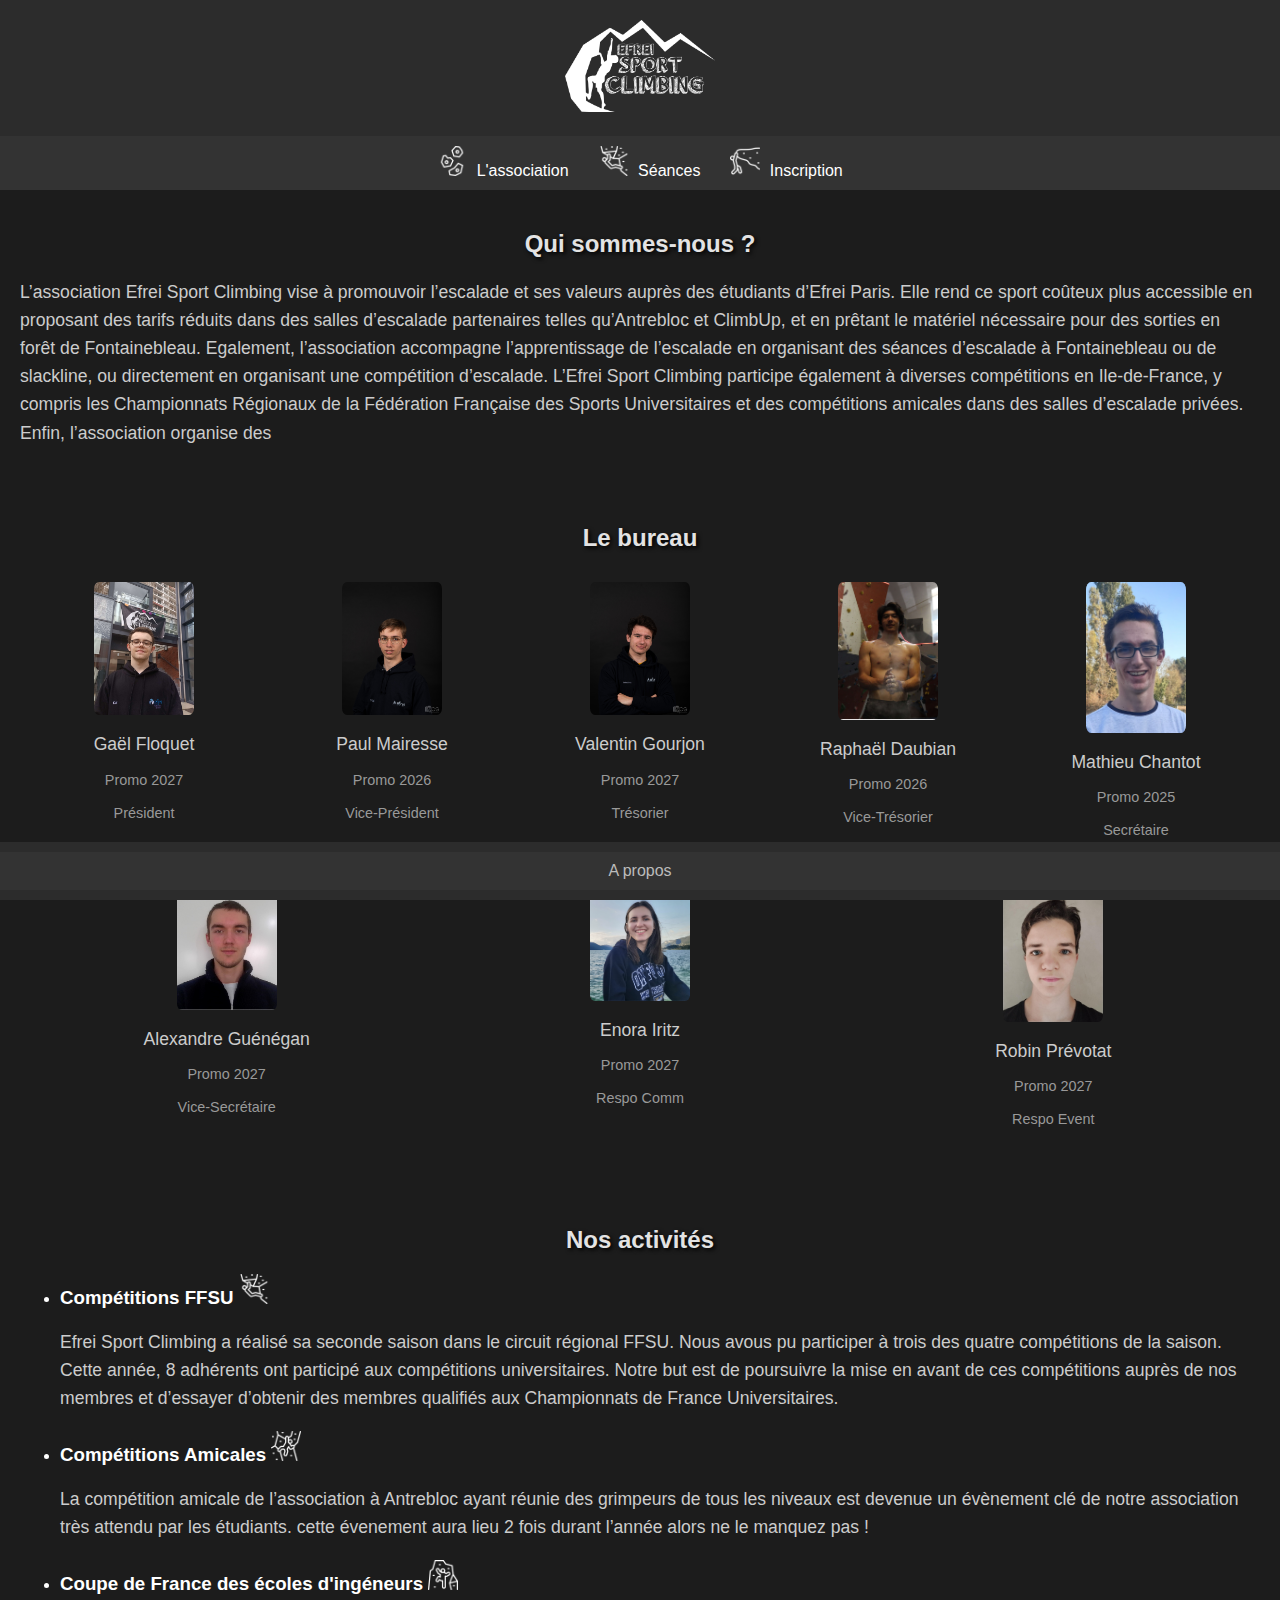
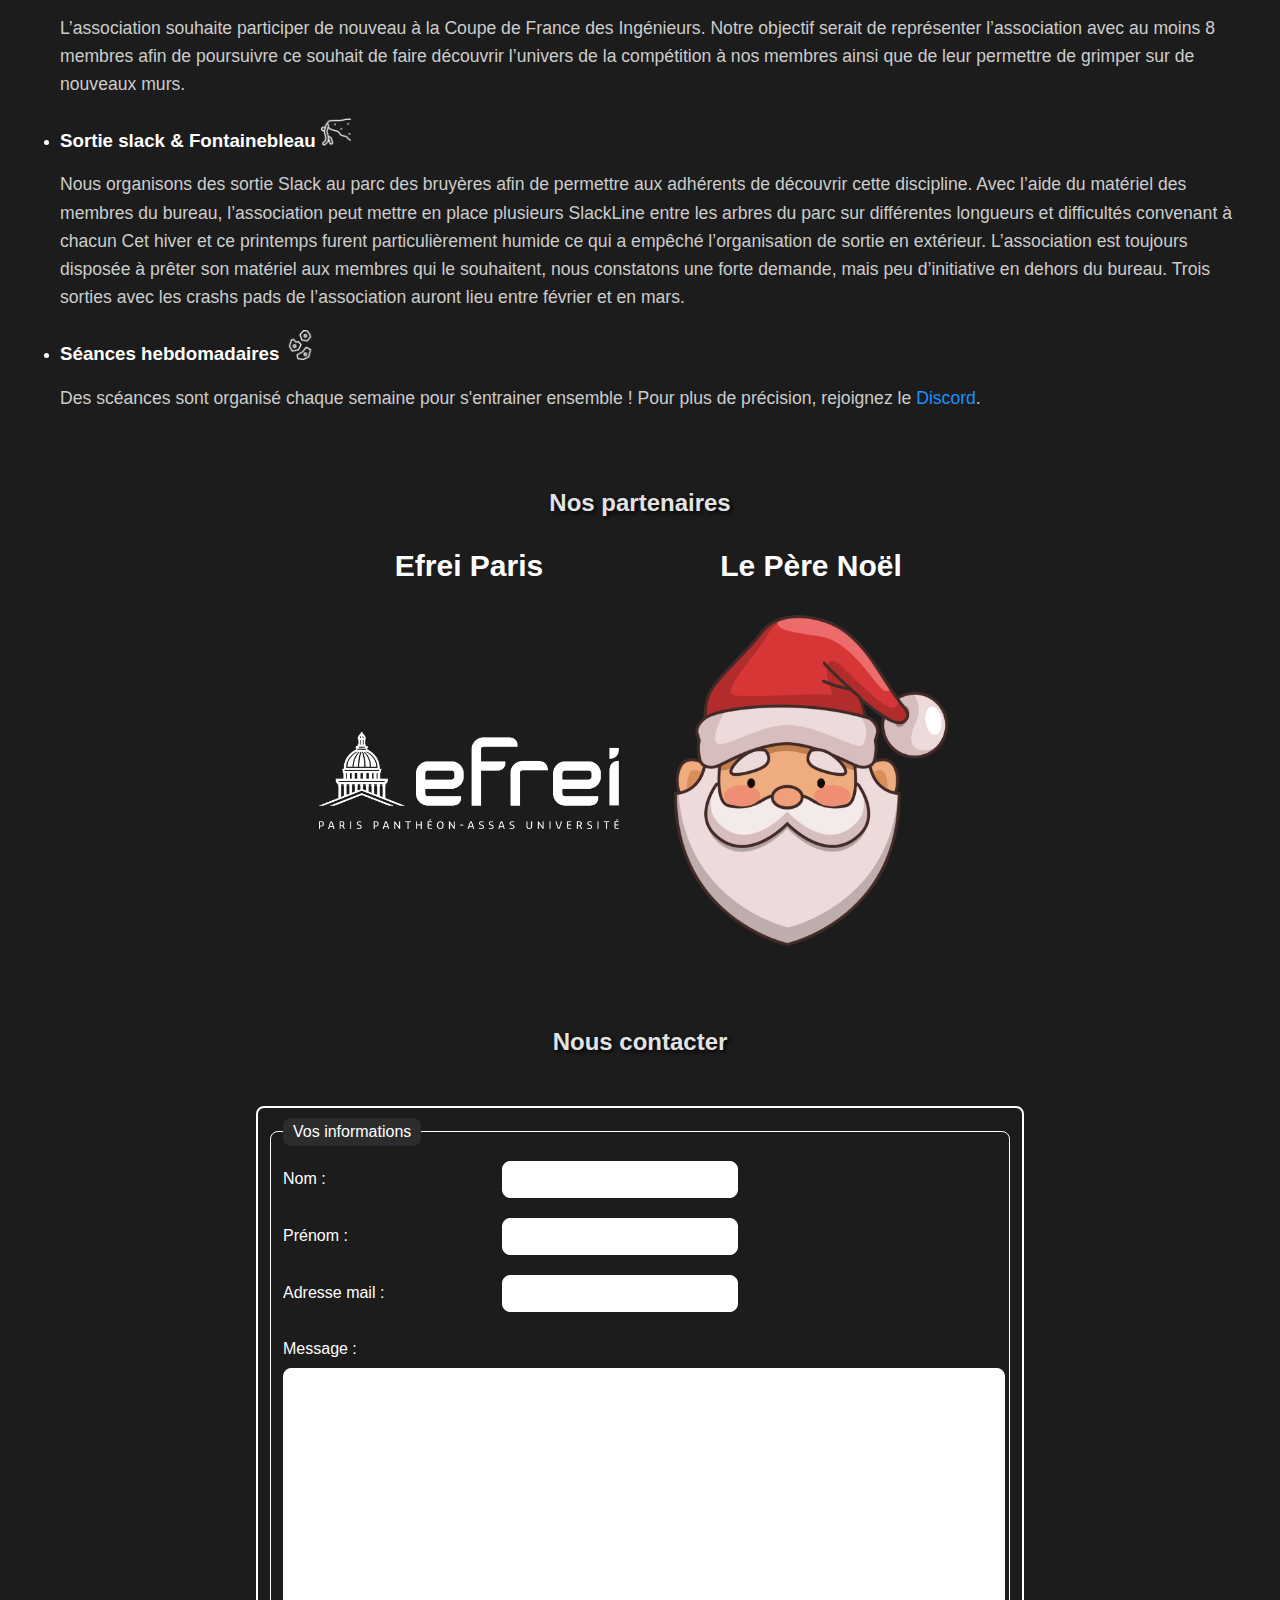
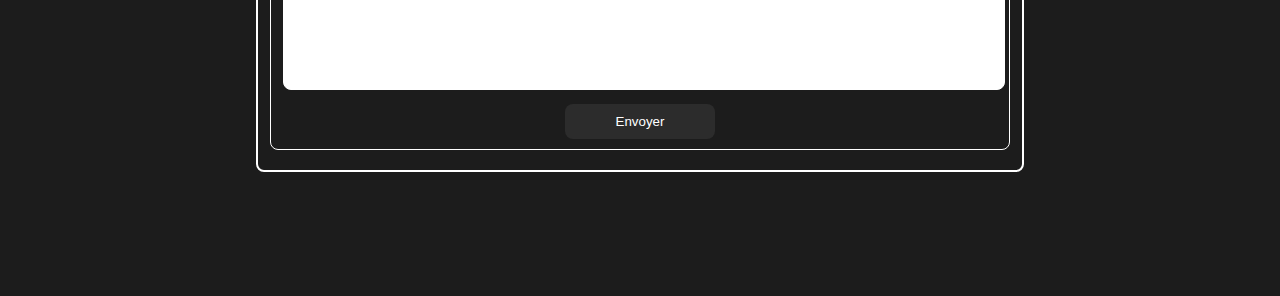
<file: html/index.html>
<!DOCTYPE html>
<html lang="fr">

<head>
    <meta charset="UTF-8">
    <meta name="viewport" content="width=device-width, initial-scale=1.0">
    <title>Efrei Sport Climbing</title>
    <link rel="stylesheet" href="../css/style.css">
    <script src="../js/script.js"></script>

    <!-- favicons -->
    <link rel="apple-touch-icon" sizes="180x180" href="../img/favicon/apple-touch-icon.png">
    <link rel="icon" type="image/png" sizes="32x32" href="../img/favicon/favicon-32x32.png">
    <link rel="icon" type="image/png" sizes="16x16" href="../img/favicon/favicon-16x16.png">
    <link rel="manifest" href="../img/favicon/site.webmanifest">

</head>

<body>
    <header>
        <img src="../img/logos/LogoRectNoBG.png" alt="Logo Efrei Sport Climbing" width="1000" height="614" class="logo">
    </header>
    <nav>
        <ol class="postit">
            <li class="postit-item" onclick="window.location.href = 'index.html'">
                <img src="../img/icons/prises-descalade.png" alt="icon prises d'escalade" class="icon">
                L'association
                <ul>
                    <li onclick="window.location.href = 'index.html#presentation'">Qui sommes-nous ?</li>
                    <li onclick="window.location.href = 'index.html#bureau'">Le Bureau</li>
                    <li onclick="window.location.href = 'index.html#activites'">Activités</li>
                    <li onclick="window.location.href = 'index.html#partenaires'">Partenaires</li>
                    <li onclick="window.location.href = 'index.html#contact'">Contact</li>
                </ul>
            </li>
            <li class="postit-item" onclick="window.location.href = 'seance.html'">
                <img src="../img/icons/escalade.png" alt="icon escalade" class="icon">
                Séances
                <ul>
                    <li>Agenda</li>
                    <li>Inscription</li>
                    <li>Evènements</li>
                </ul>
            </li>
            <li class="postit-item" onclick="window.location.href='inscription.html'">
                <img src="../img/icons/escalade (3).png" alt="icon escalade 2" class="icon">
                Inscription
            </li>
        </ol>
    </nav>
    <div class="main">
        <img src="../img/icons/prises-descalade.png" alt="prise d'escalade tombante" class="falling-image icon">
        <img src="../img/icons/prises-descalade.png" alt="prise d'escalade tombante" class="falling-image icon">
        <img src="../img/icons/prises-descalade.png" alt="prise d'escalade tombante" class="falling-image icon">
        <img src="../img/icons/prises-descalade.png" alt="prise d'escalade tombante" class="falling-image icon">
        <img src="../img/icons/prises-descalade.png" alt="prise d'escalade tombante" class="falling-image icon">
        <img src="../img/icons/prises-descalade.png" alt="prise d'escalade tombante" class="falling-image icon">
        <img src="../img/icons/prises-descalade.png" alt="prise d'escalade tombante" class="falling-image icon">
        <img src="../img/icons/prises-descalade.png" alt="prise d'escalade tombante" class="falling-image icon">
        <img src="../img/icons/prises-descalade.png" alt="prise d'escalade tombante" class="falling-image icon">
        <img src="../img/icons/prises-descalade.png" alt="prise d'escalade tombante" class="falling-image icon">
        <img src="../img/icons/prises-descalade.png" alt="prise d'escalade tombante" class="falling-image icon">
        <img src="../img/icons/prises-descalade.png" alt="prise d'escalade tombante" class="falling-image icon">
        <section id="presentation">
            <h2>Qui sommes-nous ?</h2>
            <p>
                L’association Efrei Sport Climbing vise à promouvoir l’escalade et ses valeurs auprès des étudiants
                d’Efrei Paris. Elle rend ce sport coûteux plus accessible en proposant des tarifs réduits dans des
                salles
                d’escalade partenaires telles qu’Antrebloc et ClimbUp, et en prêtant le matériel nécessaire pour des
                sorties en forêt de Fontainebleau. Egalement, l’association accompagne l’apprentissage de l’escalade
                en organisant des séances d’escalade à Fontainebleau ou de slackline, ou directement en organisant
                une compétition d’escalade. L’Efrei Sport Climbing participe également à diverses compétitions en
                Ile-de-France, y compris les Championnats Régionaux de la Fédération Française des Sports Universitaires
                et des compétitions amicales dans des salles d’escalade privées. Enfin, l’association organise des
            </p>
        </section>
        <section id="bureau">
            <h2>Le bureau</h2>
            <div class="bureau-elt">
                <img src="../img/photos bureau/Bureau-Gael.jpg" alt="Photo du président" class="bureau-photo">
                <p>Gaël Floquet</p>
                <p class="promo">Promo 2027</p>
                <p class="role">Président</p>
            </div>
            <div class="bureau-elt">
                <img src="../img/photos bureau/Bureau-Paul.jpg" alt="Photo Vice-Président" class="bureau-photo">
                <p>Paul Mairesse</p>
                <p class="promo">Promo 2026</p>
                <p class="role">Vice-Président</p>
            </div>
            <div class="bureau-elt">
                <img src="../img/photos bureau/Bureau-Val.jpg" alt="Photo Trésorier" class="bureau-photo">
                <p>Valentin Gourjon</p>
                <p class="promo">Promo 2027</p>
                <p class="role"> Trésorier</p>
            </div>
            <div class="bureau-elt">
                <img src="../img/photos bureau/Bureau-Raph.jpg" alt="Photo Vice-Trésorier" class="bureau-photo">
                <p>Raphaël Daubian</p>
                <p class="promo">Promo 2026</p>
                <p class="role">Vice-Trésorier</p>
            </div>
            <div class="bureau-elt">
                <img src="../img/photos bureau/Bureau-Mathieu.png" alt="Photo Secrétaire" class="bureau-photo">
                <p>Mathieu Chantot</p>
                <p class="promo">Promo 2025</p>
                <p class="role">Secrétaire</p>
            </div>
            <div class="bureau-elt">
                <img src="../img/photos bureau/Bureau-Alexandre.jpg" alt="Photo Vice-Secrétaire" class="bureau-photo">
                <p>Alexandre Guénégan</p>
                <p class="promo">Promo 2027</p>
                <p class="role">Vice-Secrétaire</p>
            </div>
            <div class="bureau-elt">
                <img src="../img/photos bureau/Bureau-Enora.jpg" alt="Photo Respo Comm" class="bureau-photo">
                <p>Enora Iritz</p>
                <p class="promo">Promo 2027</p>
                <p class="role">Respo Comm</p>
            </div>
            <div class="bureau-elt">
                <img src="../img/photos bureau/Bureau-Robin.jpg" alt="Photo Respo Event" class="bureau-photo">
                <p>Robin Prévotat</p>
                <p class="promo">Promo 2027</p>
                <p class="role">Respo Event</p>
            </div>
        </section>
        <section id="activites">
            <h2>Nos activités</h2>
            <ul>
                <li>
                    <h3>Compétitions FFSU
                        <img src="../img/icons/escalade.png" alt="icon escalade" class="icon">
                    </h3>
                    <p>Efrei Sport Climbing a réalisé sa seconde saison dans le circuit régional FFSU. Nous avous pu
                        participer à trois des quatre
                        compétitions de la saison. Cette année, 8 adhérents ont participé aux compétitions
                        universitaires. Notre but est
                        de poursuivre la mise en avant de ces compétitions auprès de nos membres et d’essayer d’obtenir
                        des membres qualifiés
                        aux Championnats de France Universitaires.</p>
                </li>
                <li>
                    <h3>
                        Compétitions Amicales
                        <img src="../img/icons/escalade (1).png" alt="icon escalade" class="icon">

                    </h3>
                    <p>La compétition amicale de l’association à Antrebloc ayant réunie des grimpeurs de tous les
                        niveaux
                        est devenue un évènement clé de notre association très attendu par les étudiants. cette
                        évenement aura lieu
                        2 fois durant l’année alors ne le manquez pas !</p>
                </li>
                <li>
                    <h3>Coupe de France des écoles d'ingéneurs
                        <img src="../img/icons/escalade (2).png" alt="icon escalade" class="icon">

                    </h3>
                    <p>L’association souhaite participer de nouveau à la Coupe de France des Ingénieurs.
                        Notre objectif serait de représenter l’association avec au moins 8 membres afin de
                        poursuivre ce souhait de faire découvrir l’univers de la compétition à nos membres ainsi que de
                        leur
                        permettre de grimper sur de nouveaux murs.</p>
                </li>
                <li>
                    <h3>Sortie slack & Fontainebleau
                        <img src="../img/icons/escalade (3).png" alt="icon escalade" class="icon">
                    </h3>
                    <p>Nous organisons des sortie Slack au parc des bruyères afin de permettre aux adhérents de
                        découvrir cette discipline. Avec l’aide du matériel des membres
                        du bureau, l’association peut mettre en place plusieurs SlackLine entre les arbres du parc sur
                        différentes longueurs et difficultés convenant à chacun
                        Cet hiver et ce printemps furent particulièrement humide ce qui a empêché l’organisation de
                        sortie en extérieur.
                        L’association est toujours disposée à prêter son matériel aux membres qui le souhaitent, nous
                        constatons une forte demande, mais peu d’initiative en dehors du bureau.
                        Trois sorties avec les crashs pads de l’association auront lieu entre février et en mars.
                    </p>
                </li>
                <li>
                    <h3>Séances hebdomadaires
                        <img src="../img/icons/prises-descalade.png" alt="icon escalade" class="icon">
                    </h3>
                    <p>Des scéances sont organisé chaque semaine pour s'entrainer ensemble ! Pour plus de précision,
                        rejoignez le <a href="http://discord.gg/DTQXjCUFTX">Discord</a>.</p>
                </li>
            </ul>
        </section>
        <section id="partenaires">
            <h2>Nos partenaires</h2>
            <div class="table-container">
                <table>
                    <caption></caption>
                    <thead>
                        <tr>
                            <th>Efrei Paris</th>
                            <th>Le Père Noël</th>
                        </tr>
                    </thead>
                    <tbody>
                        <tr>
                            <td><img src="../img/partenaires/LOGO_EFREI-PRINT_blanc_png.png" alt="PereNoel"
                                    class="partenaire-photo"></td>
                            <td><img src="../img/partenaires/pere noel.png" alt="PereNoel" class="partenaire-photo">
                            </td>
                        </tr>
                    </tbody>
                </table>
            </div>
        </section>
        <section id="contact">
            <h2>Nous contacter</h2>
            <form action="https://formspree.io/f/myyraoaa" method="post">
                <fieldset>
                    <legend>Vos informations</legend>
                    <label for="nom">Nom :</label>
                    <input type="text" id="nom" name="nom" required><br>

                    <label for="prenom">Prénom :</label>
                    <input type="text" id="prenom" name="prenom" required><br>

                    <label for="email">Adresse mail :</label>
                    <input type="email" id="email" name="email" required><br><br>

                    <label for="message">Message :</label><br>
                    <textarea id="message" name="message" rows="4" cols="50" wrap="soft" required></textarea>
                    <button type="submit">Envoyer</button>
                </fieldset>
            </form>
        </section>
    </div>

    <br />
    <br />
    <br />
    <footer>
        <nav>
            <ul>
                <a href="apropos.html">A propos</a>
            </ul>
        </nav>
    </footer>
</body>
</body>

</html>
</file>
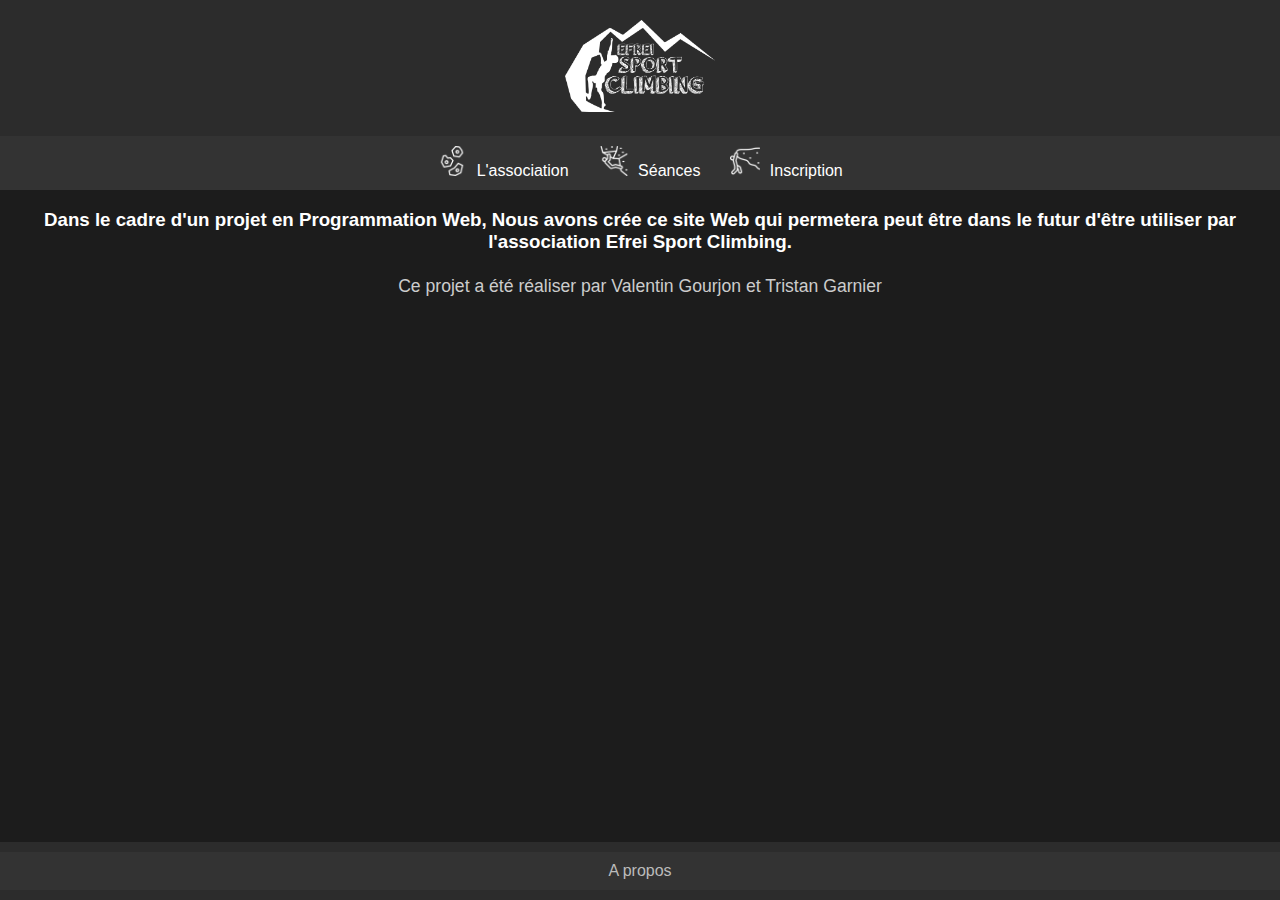
<file: html/Apropos.html>
<!DOCTYPE html>
<html lang="fr">
<head>
    <meta charset="UTF-8">
    <meta name="viewport" content="width=device-width, initial-scale=1.0">
    <title>A propos</title>
    <link rel="stylesheet" href="../css/style.css">
    <script src="../js/script.js"></script>

    <!-- favicons -->
    <link rel="apple-touch-icon" sizes="180x180" href="../img/favicon/apple-touch-icon.png">
    <link rel="icon" type="image/png" sizes="32x32" href="../img/favicon/favicon-32x32.png">
    <link rel="icon" type="image/png" sizes="16x16" href="../img/favicon/favicon-16x16.png">
    <link rel="manifest" href="../img/favicon/site.webmanifest">
    
</head>
<body>
    <header>
        <img src="../img/logos/LogoRectNoBG.png" alt="Logo Efrei Sport Climbing" width="1000" height="614" class="logo">
    </header>
    <nav>
        <ol class="postit">
            <li class="postit-item" onclick="window.location.href = 'index.html'">
                <img src="../img/icons/prises-descalade.png" alt="icon prises d'escalade" class="icon">
                L'association
                <ul>
                    <li onclick="window.location.href = 'index.html#presentation'">Qui sommes-nous ?</li>
                    <li onclick="window.location.href = 'index.html#bureau'">Le Bureau</li>
                    <li onclick="window.location.href = 'index.html#activites'">Activités</li>
                    <li onclick="window.location.href = 'index.html#partenaires'">Partenaires</li>
                    <li onclick="window.location.href = 'index.html#contact'">Contact</li>
                </ul>
            </li>
            <li class="postit-item" onclick="window.location.href = 'seance.html'">
                <img src="../img/icons/escalade.png" alt="icon escalade" class="icon">
                Séances
                <ul>
                    <li>Agenda</li>
                    <li>Inscription</li>
                    <li>Evènements</li>
                </ul>
            </li>
            <li class="postit-item" onclick="window.location.href='inscription.html'">
                <img src="../img/icons/escalade (3).png" alt="icon escalade 2" class="icon">
                Inscription
            </li>
        </ol>
    </nav>
    <h3 style="text-align: center;">Dans le cadre d'un projet en Programmation Web, Nous avons crée ce site Web qui permetera peut être dans le futur d'être utiliser par l'association Efrei Sport Climbing.</h3>
    <p style="text-align: center;">Ce projet a été réaliser par Valentin Gourjon et Tristan Garnier</p>
    <footer>
        <nav>
            <ul>
                <li><a href="apropos.html">A propos</a></li>
            </ul>
        </nav>
    </footer>
</body>
</html>
</file>
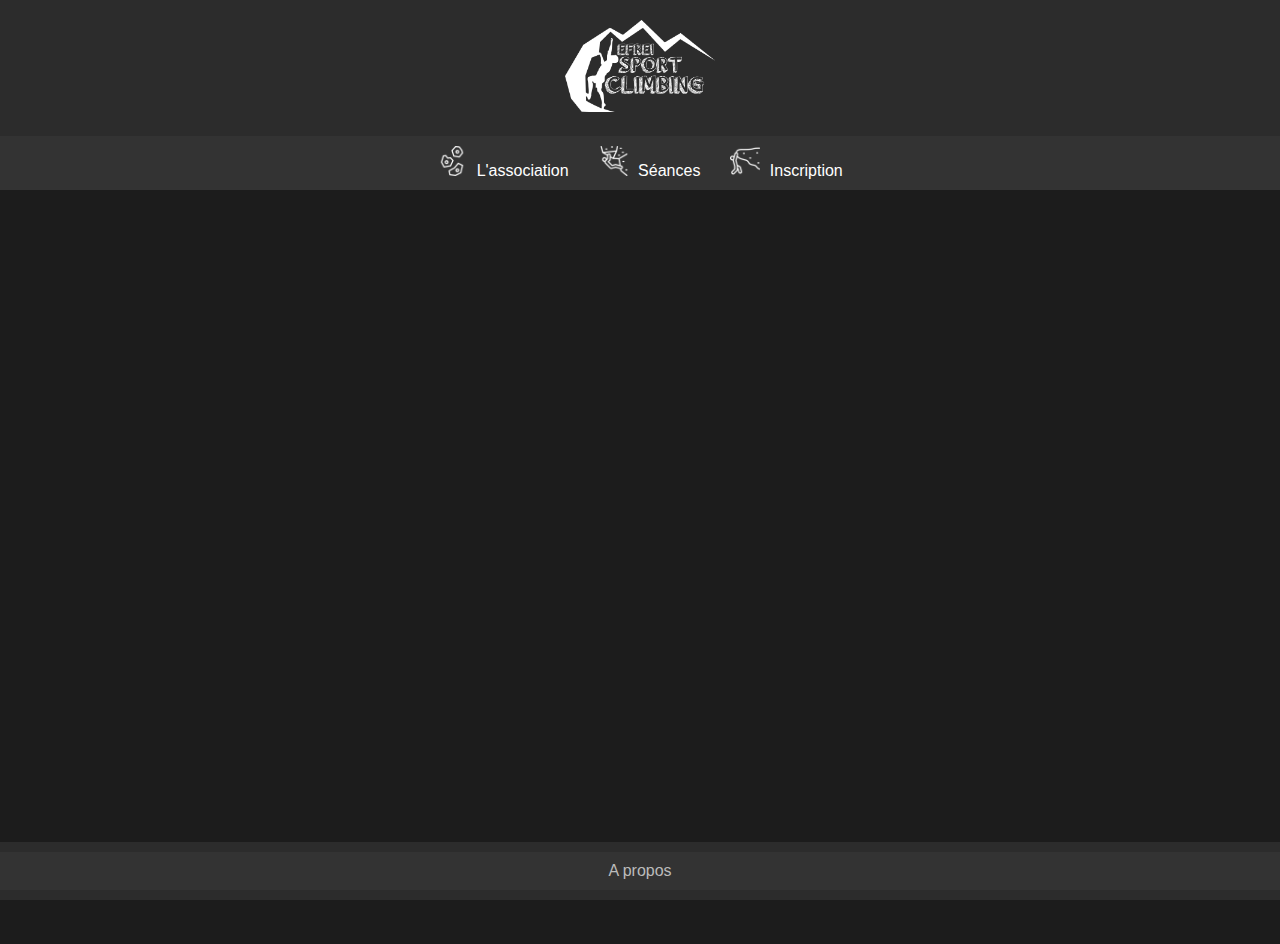
<file: html/inscription.html>
<!DOCTYPE html>
<html lang="fr">
<head>
    <meta charset="UTF-8">
    <meta name="viewport" content="width=device-width, initial-scale=1.0">
    <title>Efrei Sport Climbing</title>
    <link rel="stylesheet" href="../css/style.css">
    <script src="../js/script.js"></script>

    <!-- favicons -->
    <link rel="apple-touch-icon" sizes="180x180" href="../img/favicon/apple-touch-icon.png">
    <link rel="icon" type="image/png" sizes="32x32" href="../img/favicon/favicon-32x32.png">
    <link rel="icon" type="image/png" sizes="16x16" href="../img/favicon/favicon-16x16.png">
    <link rel="manifest" href="../img/favicon/site.webmanifest">
    
</head>
<body>
    <header>
        <img src="../img/logos/LogoRectNoBG.png" alt="Logo Efrei Sport Climbing" width="1000" height="614" class="logo">
    </header>
    <nav>
        <ol class="postit">
            <li class="postit-item" onclick="window.location.href = 'index.html'">
                <img src="../img/icons/prises-descalade.png" alt="icon prises d'escalade" class="icon">
                L'association
                <ul>
                    <li onclick="window.location.href = 'index.html#presentation'">Qui sommes-nous ?</li>
                    <li onclick="window.location.href = 'index.html#bureau'">Le Bureau</li>
                    <li onclick="window.location.href = 'index.html#activites'">Activités</li>
                    <li onclick="window.location.href = 'index.html#partenaires'">Partenaires</li>
                    <li onclick="window.location.href = 'index.html#contact'">Contact</li>
                </ul>
            </li>
            <li class="postit-item" onclick="window.location.href = 'seance.html'">
                <img src="../img/icons/escalade.png" alt="icon escalade" class="icon">
                Séances
                <ul>
                    <li>Agenda</li>
                    <li>Inscription</li>
                    <li>Evènements</li>
                </ul>
            </li>
            <li class="postit-item" onclick="window.location.href='inscription.html'">
                <img src="../img/icons/escalade (3).png" alt="icon escalade 2" class="icon">
                Inscription
            </li>
        </ol>
    </nav>
    <iframe id="haWidget" allowtransparency="true" scrolling="auto" src="https://www.helloasso.com/associations/efrei-sport-climbing/adhesions/adhesion-efrei-sport-climbing-2023-2024/widget" style="width: 100%; height: 750px; border: none;"></iframe>
    <footer>
        <nav>
            <ul>
                <li><a href="apropos.html">A propos</a></li>
            </ul>
        </nav>
    </footer>
</body>
</html>
</file>
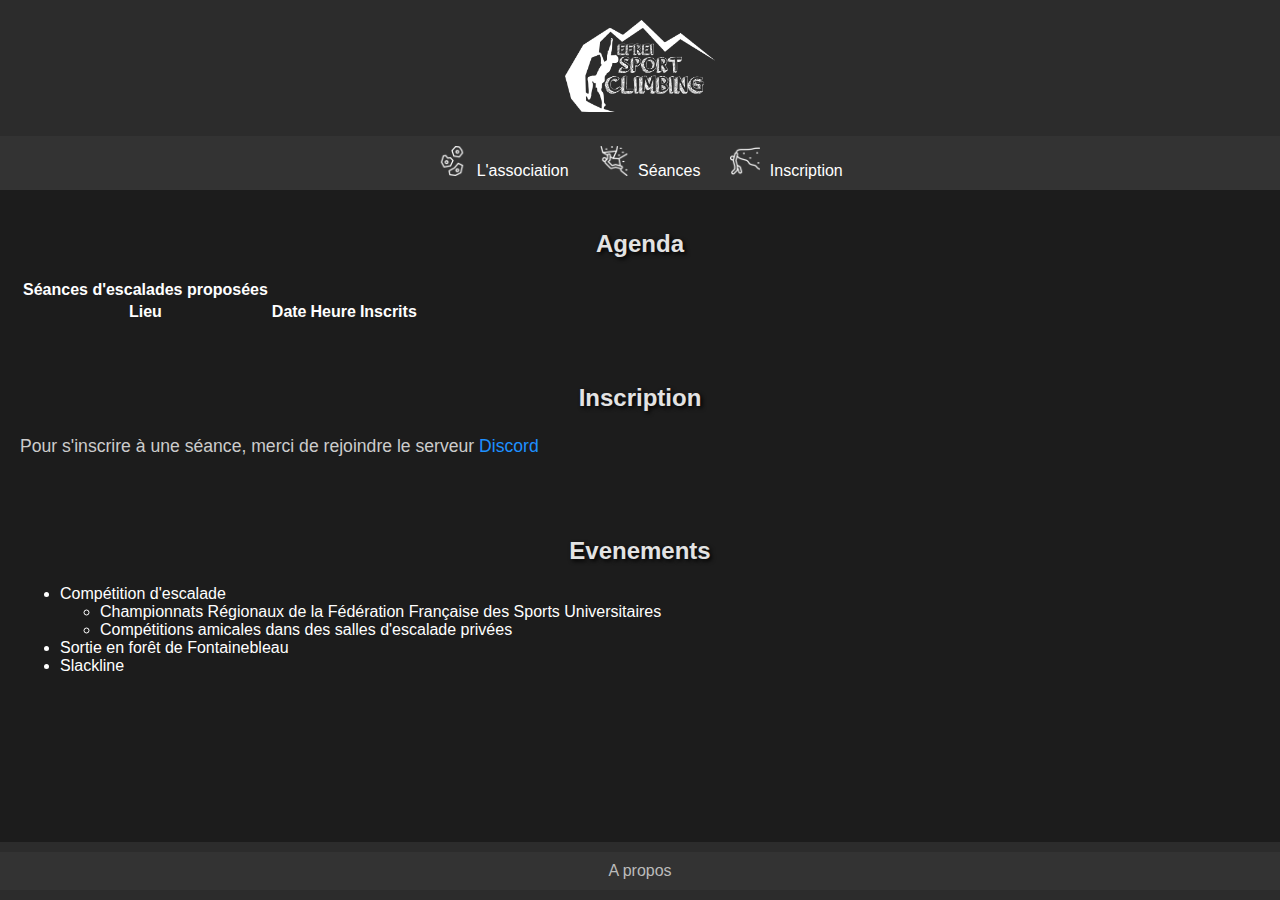
<file: html/seance.html>
<!DOCTYPE html>
<html lang="fr">
<head>
    <meta charset="UTF-8">
    <meta name="viewport" content="width=device-width, initial-scale=1.0">
    <title>Efrei Sport Climbing</title>
    <link rel="stylesheet" href="../css/style.css">
    <script src="../js/script.js"></script>

    <!-- favicons -->
    <link rel="apple-touch-icon" sizes="180x180" href="../img/favicon/apple-touch-icon.png">
    <link rel="icon" type="image/png" sizes="32x32" href="../img/favicon/favicon-32x32.png">
    <link rel="icon" type="image/png" sizes="16x16" href="../img/favicon/favicon-16x16.png">
    <link rel="manifest" href="../img/favicon/site.webmanifest">
    
</head>
<body>
    <header>
        <img src="../img/logos/LogoRectNoBG.png" alt="Logo Efrei Sport Climbing" width="1000" height="614" class="logo">
    </header>
    <nav>
        <ol class="postit">
            <li class="postit-item" onclick="window.location.href = 'index.html'">
                <img src="../img/icons/prises-descalade.png" alt="icon prises d'escalade" class="icon">
                L'association
                <ul>
                    <li onclick="window.location.href = 'index.html#presentation'">Qui sommes-nous ?</li>
                    <li onclick="window.location.href = 'index.html#bureau'">Le Bureau</li>
                    <li onclick="window.location.href = 'index.html#activites'">Activités</li>
                    <li onclick="window.location.href = 'index.html#partenaires'">Partenaires</li>
                    <li onclick="window.location.href = 'index.html#contact'">Contact</li>
                </ul>
            </li>
            <li class="postit-item" onclick="window.location.href = 'seance.html'">
                <img src="../img/icons/escalade.png" alt="icon escalade" class="icon">
                Séances
                <ul>
                    <li>Agenda</li>
                    <li>Inscription</li>
                    <li>Evènements</li>
                </ul>
            </li>
            <li class="postit-item" onclick="window.location.href='inscription.html'">
                <img src="../img/icons/escalade (3).png" alt="icon escalade 2" class="icon">
                Inscription
            </li>
        </ol>
    </nav>

    <section id="agenda">
        <h2>Agenda</h2>
        <table>
            <thead>
                <tr>
                    <th>Séances d'escalades proposées</th>
                </tr>
                <tr>
                    <th>Lieu</th>
                    <th>Date</th>
                    <th>Heure</th>
                    <th>Inscrits</th>
                </tr>
            </thead>
            <tbody>
            </tbody>
        </table>

    </section>
    <section id="inscription">
        <h2>Inscription</h2>
        <p>Pour s'inscrire à une séance, merci de rejoindre le serveur <a href="http://discord.gg/DTQXjCUFTX">Discord</a></p>
    </section>
    <section id="evenements">
        <h2>Evenements</h2>
        <ul>
            <li>
                Compétition d'escalade
                <ul>
                    <li>Championnats Régionaux de la Fédération Française des Sports Universitaires</li>
                    <li>Compétitions amicales dans des salles d'escalade privées</li>
                </ul>
            </li>
            <li>Sortie en forêt de Fontainebleau</li>
            <li>Slackline</li>
        </oul>
    </section>

    <footer>
        <nav>
            <ul>
                <li></li><a href="apropos.html">A propos</a></li>
            </ul>
        </nav>
    </footer>
</body>
</html>
</file>
<file: css/style.css>
/* style.css */
body {
    font-family: 'Arial', sans-serif;
    background-color: #1c1c1c;
    color: #fff;
    margin: 0;
    padding: 0;
    cursor: url('../img/speed_hold_resized.png'), auto;
}


header {
    text-align: center;
    padding: 20px;
    background-color: #2c2c2c;
    z-index: 9;
}

header .logo {
    width: 150px;
    height: auto;
}

nav {
    background-color: #333;
    padding: 10px 0;
}

nav .postit {
    display: flex;
    justify-content: center;
    list-style: none;
    padding: 0;
    margin: 0;
    flex-wrap: wrap;
    z-index: 10;
}

nav .postit-item {
    margin: 0 15px;
    position: relative;
    cursor: pointer;
    transition: transform 0.2s ease, color 0.2s ease;
    /* Adjusted transition */
    z-index: 10;
}

nav .postit-item:hover {
    transform: scale(1.05);
    /* More subtle scaling */
}

nav .postit-item ul {
    display: none;
    position: absolute;
    background-color: #444;
    list-style: none;
    padding: 10px;
    margin: 0;
    border-radius: 5px;
}

nav .postit-item:hover ul {
    display: block;
}

nav .postit-item ul li {
    padding: 5px 0;
}

.icon {
    width: 30px;
    height: auto;
    margin-right: 5px;
    filter: invert(100%) sepia(7%) saturate(2%) hue-rotate(257deg) brightness(103%) contrast(100%);
}

a {
    color: #1e90ff;
    /* Link color */
    text-decoration: none;
    transition: color 0.2s ease;
    /* Add transition for color change */
}

a:hover,
a:focus {
    color: #ff6347;
    /* Color on hover and focus */
}

a:visited {
    color: #9370db;
    /* Color for visited links */
}

section {
    padding: 20px;
}

h2 {
    font-family: 'Comic Sans MS', cursive, sans-serif;
    text-align: center;
    color: #e3e3e3;
    text-shadow: 2px 2px 4px #000;
    width: 100%;
    /* Ensures the h2 takes the full width */
}

p {
    font-size: 1.1em;
    line-height: 1.6;
    color: #ccc;
}

#bureau {
    display: flex;
    flex-wrap: wrap;
    justify-content: space-between;
    flex-direction: row;
    /* Ensure elements are aligned in a row on larger screens */
}

.bureau-elt {
    display: flex;
    flex-direction: column;
    align-items: center;
    margin-bottom: 20px;
    flex: 1 1 calc(20% - 20px);
    /* Allow elements to take up 1/3rd of the width */
    box-sizing: border-box;
    padding: 10px;
    text-align: center;
}

.bureau-photo {
    width: 100px;
    height: auto;
    border-radius: 5%;
    margin-bottom: 10px;
}

.bureau-elt p {
    margin: 5px 0;
}

.bureau-elt .promo,
.bureau-elt .role {
    font-size: 0.9em;
    color: #999;
}

#partenaires {
    text-align: center;
    border-collapse: separate;
    border-spacing: 20px;
}

#partenaires .partenaire-photo {
    display: inline-block;
    margin: 10px;
    vertical-align: top;
    width: 300px;
    height: auto;
}

#partenaires th,
#partenaires td {
    padding: 10px;
}


footer {
    background-color: #2c2c2c;
    text-align: center;
    padding: 10px 0;
    position: fixed;
    width: 100%;
    bottom: 0;
}

footer nav ul {
    list-style: none;
    padding: 0;
    margin: 0;
}

footer nav ul a {
    color: #bbb;
    text-decoration: none;
    margin: 0 10px;
}

/* Responsive Design */
@media (max-width: 768px) {
    nav .postit {
        flex-direction: column;
    }

    nav .postit-item {
        margin: 10px 0;
    }

    #bureau {
        flex-direction: column;
        /* Stack elements vertically on smaller screens */
        align-items: center;
    }

    .bureau-elt {
        flex: 1 1 100%;
        margin-bottom: 20px;
    }
}

@media (max-width: 480px) {
    header .logo {
        width: 100px;
    }

    h2 {
        font-size: 1.5em;
    }

    p {
        font-size: 1em;
    }

    .bureau-photo {
        width: 80px;
    }
}

.table-container {
    display: flex;
    justify-content: center;
    font-size: 30px;
    text-align: center;
}

fieldset {
    border: 1px solid white;
    border-radius: 8px;
    margin-bottom: 10px;
}

form {
    width: 60%;
    margin: 50px auto 50px auto;
    padding: 10px;
    border: 2px solid white;
    border-radius: 8px;
}

fieldset legend {
    padding: 5px 10px;
    background-color: #2c2c2c;
    color: white;
    border-radius: 8px;
}

input[type="text"],
input[type="email"],
select,
textarea {
    padding: 10px;
    margin-bottom: 10px;
    margin-top: 10px;
    border: 1px solid white;
    border-radius: 8px;
}

textarea {
    height: 300px;
    width: 98%;
    resize: none;
}

label,
input {
    display: inline-block;
    width: 30%;
}

button {
    background-color: #2c2c2c;
    color: white;
    padding: 10px;
    border: none;
    border-radius: 8px;
    cursor: pointer;
    margin: 0 auto;
    display: block;
    width: 150px;
}

button:hover {
    background-color: rgb(68, 68, 68);
}

/* Responsive Design */

@media (max-width: 768px) {
    form {
        width: 80%;
    }
}

@media (max-width: 480px) {
    form {
        width: 90%;
    }
}

/* Falling background items */
.main {
    position: relative;
    width: 100%;
    height: 100%;
    overflow: hidden;
}

.falling-image {
    position: absolute;
    top: -150px; /* Démarre l'image en dehors de l'écran */
    animation: fall linear infinite;
    z-index: -1;
}

@keyframes fall {
    0% {
        top: -150px;
        transform: translateX(0) rotate(0deg);
        opacity: 0;
    }
    10% {
        opacity: 0.3;
    }
    25% {
        transform: translateX(40px) rotate(15deg);
    }
    50% {
        transform: translateX(-40px) rotate(-15deg);
    }
    75% {
        transform: translateX(30px) rotate(10deg);
    }
    100% {
        transform: translateX(0) rotate(360deg);
        opacity: 0;
    }
}

/* Définition de la position et de l'animation pour un nombre indéterminé d'images */
.falling-image:nth-child(odd) {
    left: calc(10% + 80% * var(--random));
    animation-duration: calc(5s + 3s * var(--random));
    animation-delay: calc(2s * var(--random));
}

.falling-image:nth-child(even) {
    left: calc(10% + 80% * var(--random));
    animation-duration: calc(6s + 4s * var(--random));
    animation-delay: calc(3s * var(--random));
}

/* Ajout de la variable CSS pour l'aléatoire */
.falling-image {
    --random: calc(var(--seed) / 1);
}

/* Génération de la valeur aléatoire */
@for $i from 1 through 20 {
    .falling-image:nth-child(#{$i}) {
        --seed: #{$i % 10};
    }
}
</file>
